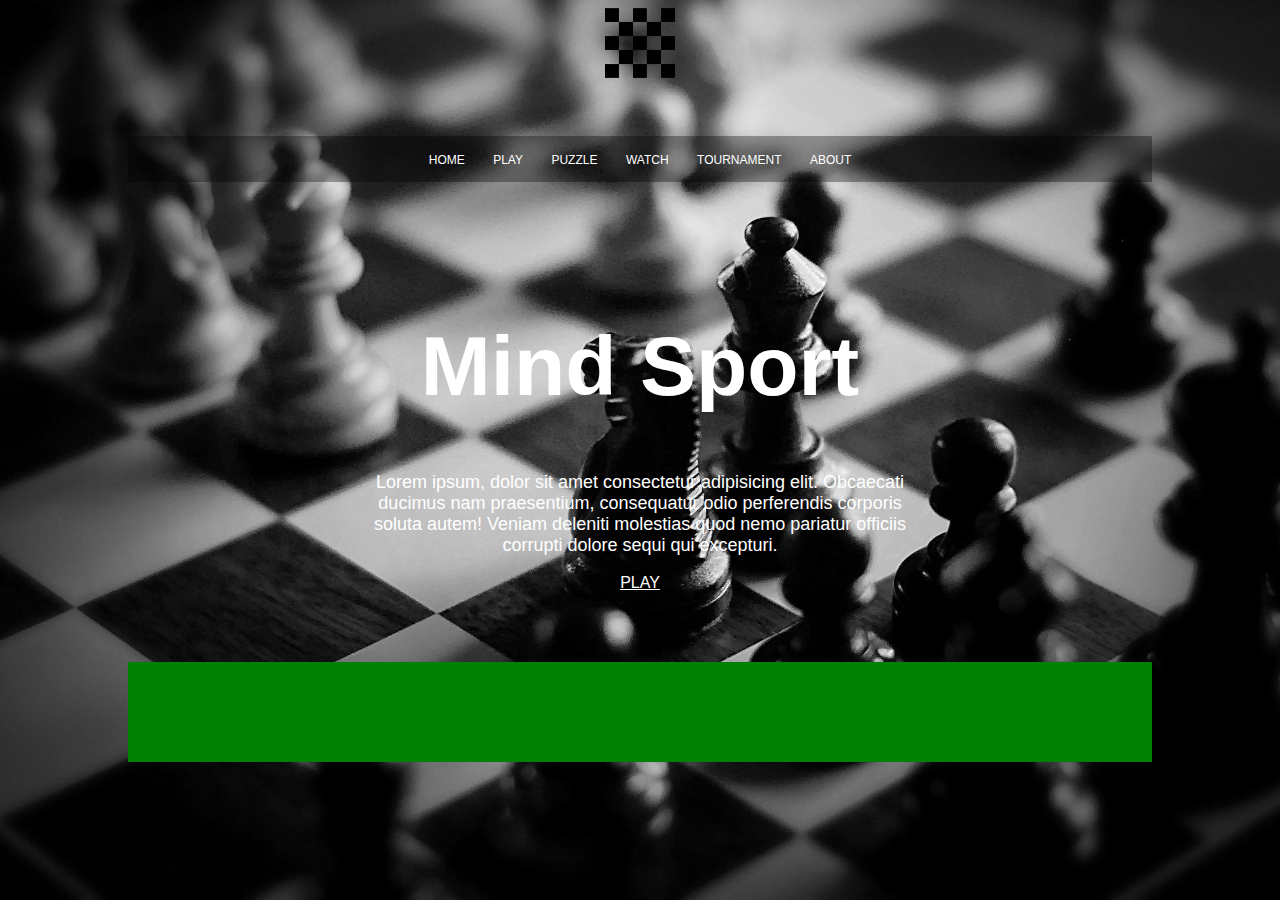
<file: index.html>
<!DOCTYPE html>
<html lang="en">
<head>
    <meta charset="UTF-8">
    <meta http-equiv="X-UA-Compatible" content="IE=edge">
    <meta name="viewport" content="width=device-width, initial-scale=1.0">
    <title>CHESS</title>
    <link rel="stylesheet" href="./index.style.css">
</head>
<body>
    <div class="container">
        <header>
            <img src="./transperacy.png" />
        </header>
        <nav>
            <a href="">HOME</a>
            <a href="#">PLAY</a>
            <a href="#">PUZZLE</a>
            <a href="#">WATCH</a>
            <a href="#">TOURNAMENT</a>
            <a href="#">ABOUT</a>
        </nav>
    
        <main>
            <h1>Mind Sport</h1>
            <p>Lorem ipsum, dolor sit amet consectetur adipisicing elit. Obcaecati ducimus nam praesentium, consequatur odio perferendis corporis soluta autem! Veniam deleniti molestias quod nemo pariatur officiis corrupti dolore sequi qui excepturi.</p>
            <a href="#" target="_blank">PLAY</a>
        </main>
        <footer>
    
        </footer>
    </div>
</body>
</html>
</file>
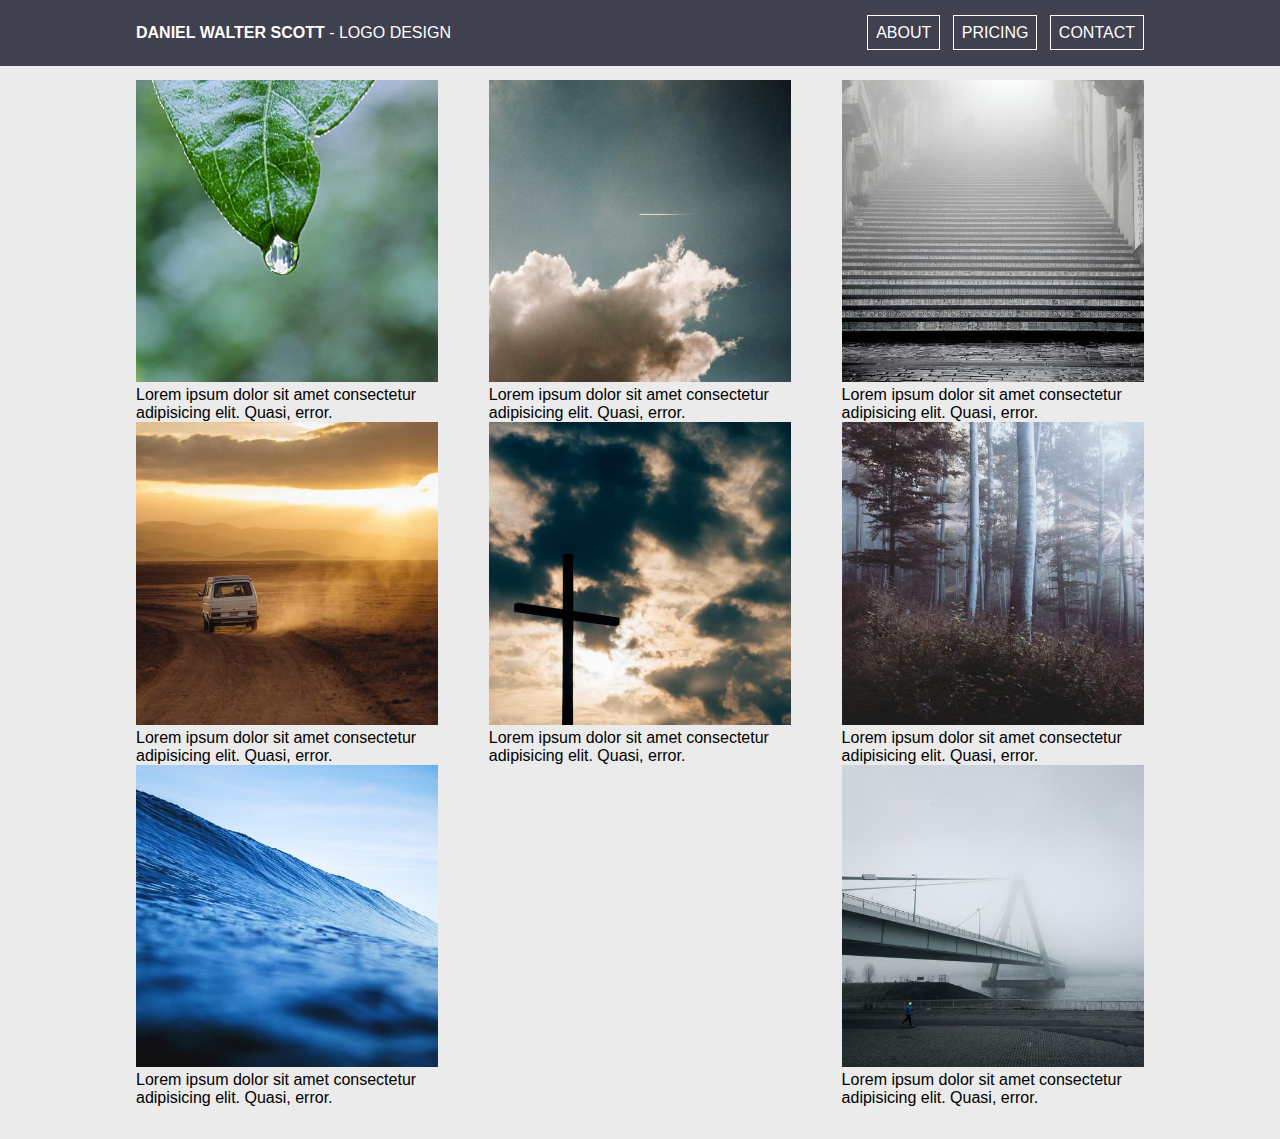
<file: Project 3/index.html>
<!DOCTYPE html>
<html lang="en">

<head>
    <meta charset="UTF-8">
    <meta http-equiv="X-UA-Compatible" content="IE=edge">
    <meta name="viewport" content="width=device-width, initial-scale=1.0">
    <title>Portfolio Website</title>
    <link rel="stylesheet" href="./style.css">
</head>

<body>
    <header>
        <div class="container">
            <div class="nav-wrapper">
                <div class="branding">
                    <span>
                        <span class="bold-brand">DANIEL WALTER SCOTT</span>
                        - LOGO DESIGN
                    </span>
                    <button class="menu-btn" id="mBtn">
                        <img src="./bars-solid.svg" height="24" width="24" alt="Menu" />
                    </button>
                </div>
                <nav id="nav">
                    <a href="#" class="link">ABOUT</a>
                    <a href="#" class="link">PRICING</a>
                    <a href="#" class="link">CONTACT</a>
                </nav>
            </div>
        </div>
    </header>
    <main>
        <div class="container">
            <div class="box-wrapper">
                <div class="box"><img src="./img/159-500x500.jpg" alt="img 404" />
                    <p>Lorem ipsum dolor sit amet consectetur adipisicing elit. Quasi, error.</p>
                </div>
                <div class="box"><img src="./img/38-500x500.jpg" alt="img 404" />
                    <p>Lorem ipsum dolor sit amet consectetur adipisicing elit. Quasi, error.</p>
                </div>
                <div class="box"><img src="./img/276-500x500.jpg" alt="img 404" />
                    <p>Lorem ipsum dolor sit amet consectetur adipisicing elit. Quasi, error.</p>
                </div>
                <div class="box"><img src="./img/551-500x500.jpg" alt="img 404" />
                    <p>Lorem ipsum dolor sit amet consectetur adipisicing elit. Quasi, error.</p>
                </div>
                <div class="box"><img src="./img/793-500x500.jpg" alt="img 404" />
                    <p>Lorem ipsum dolor sit amet consectetur adipisicing elit. Quasi, error.</p>
                </div>
                <div class="box"><img src="./img/877-500x500.jpg" alt="img 404" />
                    <p>Lorem ipsum dolor sit amet consectetur adipisicing elit. Quasi, error.</p>
                </div>
                <div class="box"><img src="./img/909-500x500.jpg" alt="img 404" />
                    <p>Lorem ipsum dolor sit amet consectetur adipisicing elit. Quasi, error.</p>
                </div>
                <div class="box"><img src="./img/965-500x500.jpg" alt="img 404" />
                    <p>Lorem ipsum dolor sit amet consectetur adipisicing elit. Quasi, error.</p>
                </div>
            </div>
        </div>
    </main>
</body>
<script src="https://code.jquery.com/jquery-3.6.0.min.js"
    integrity="sha256-/xUj+3OJU5yExlq6GSYGSHk7tPXikynS7ogEvDej/m4=" crossorigin="anonymous"></script>
<script>
    $('document').ready(() => {
        $('#mBtn').click(() => {
            $('#nav').slideToggle(200);
        })
    });
</script>
</html>
</file>
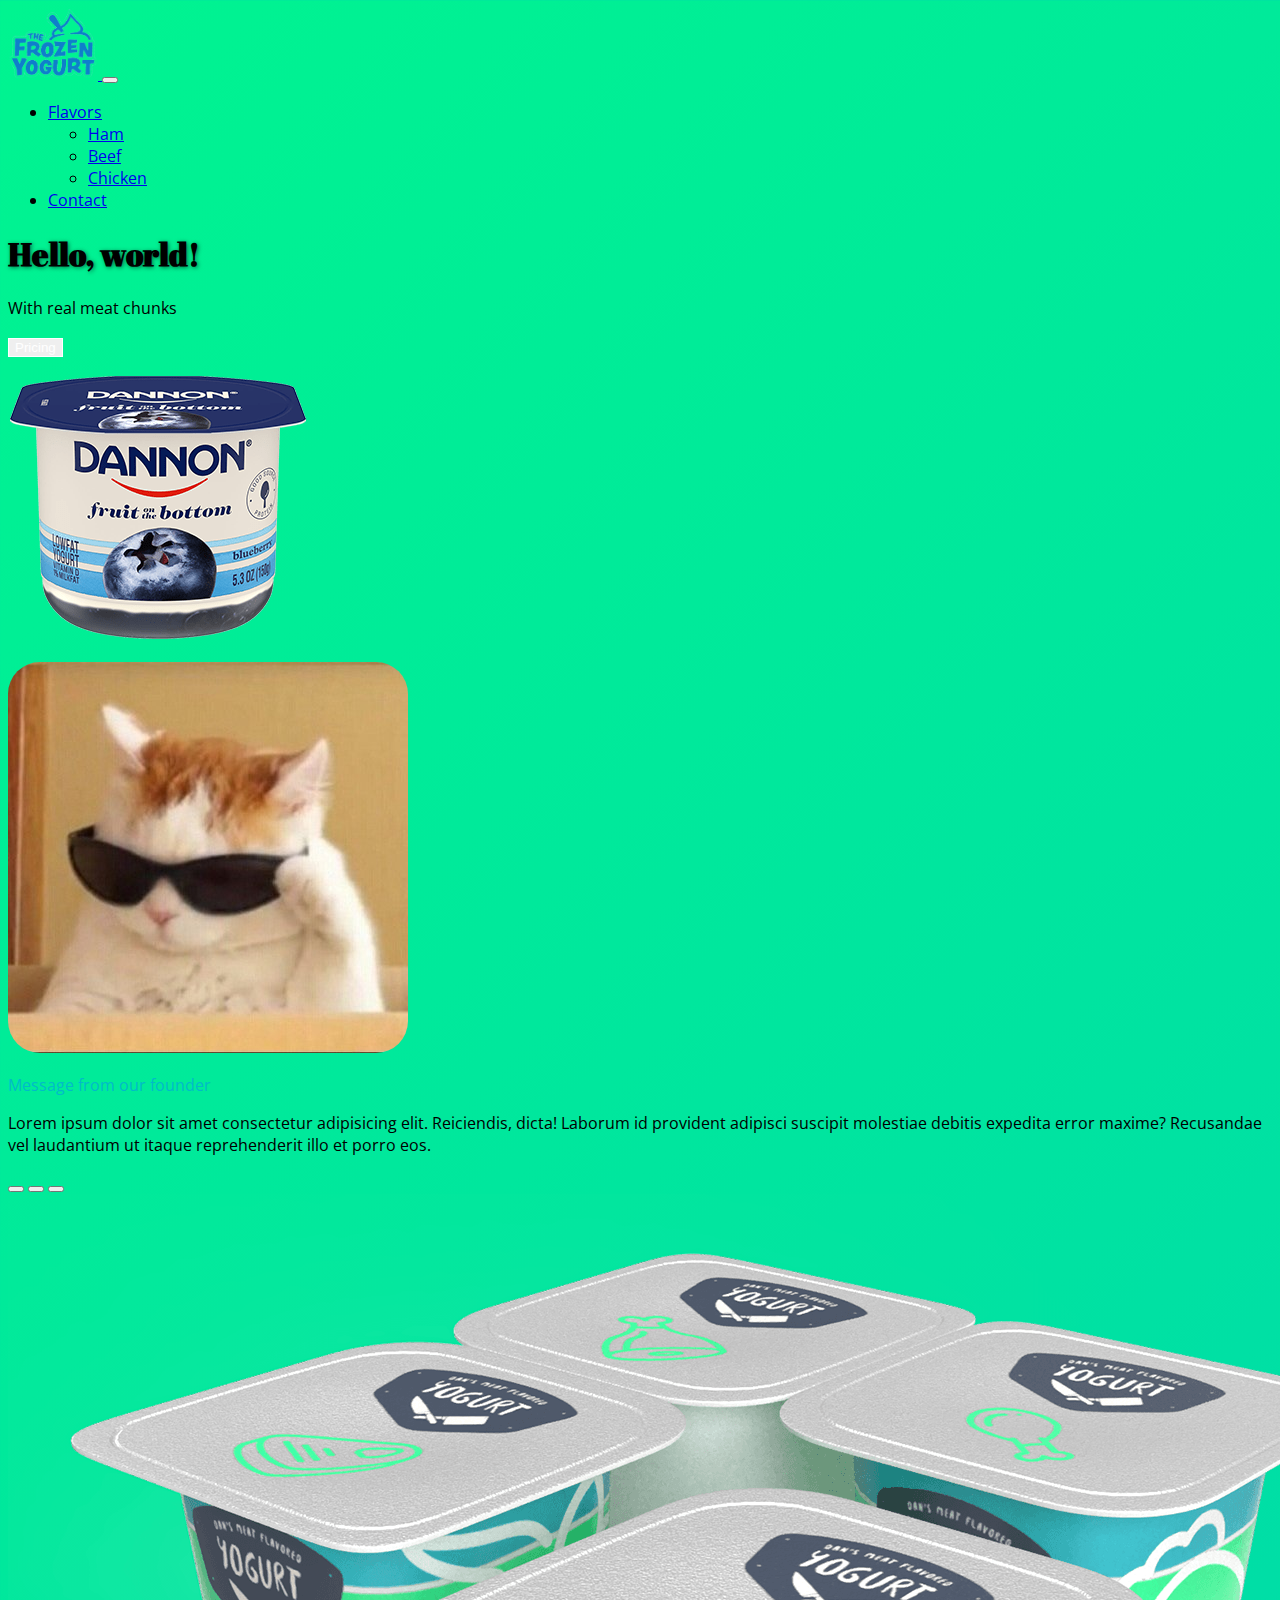
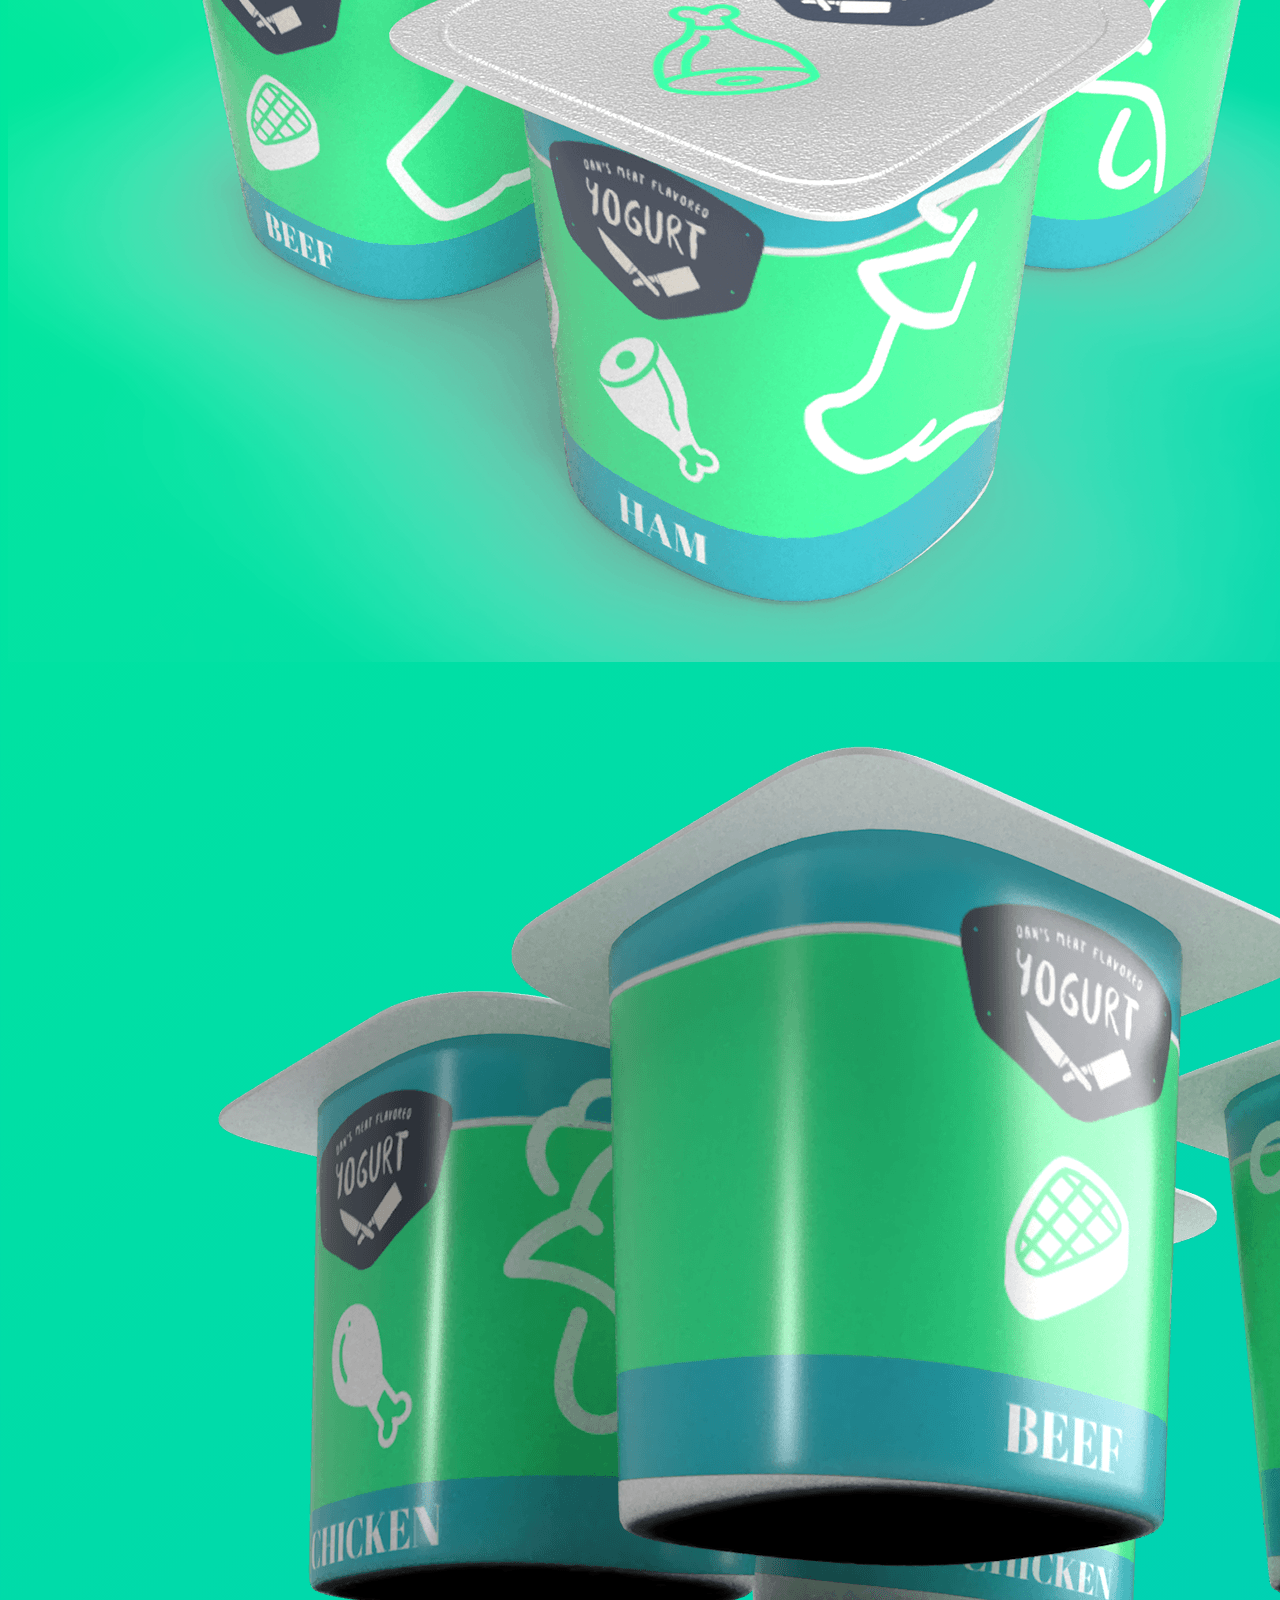
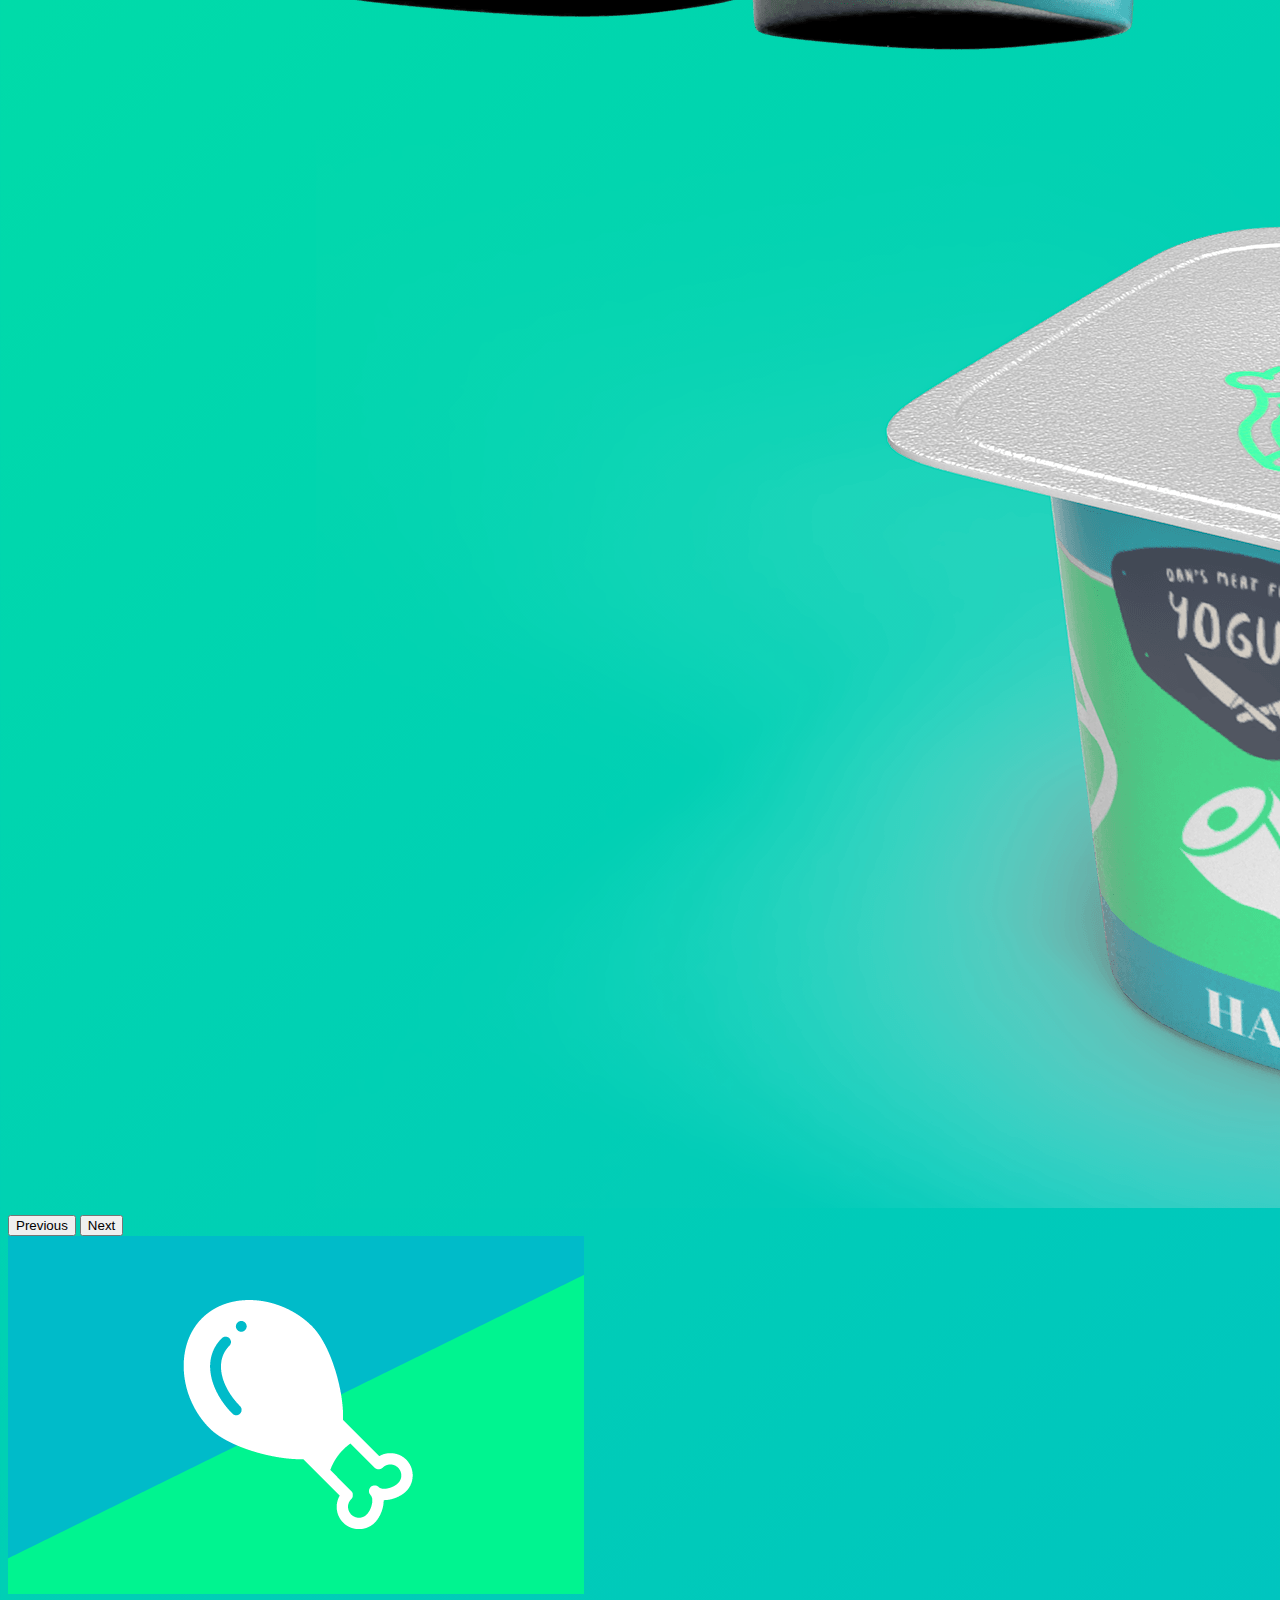
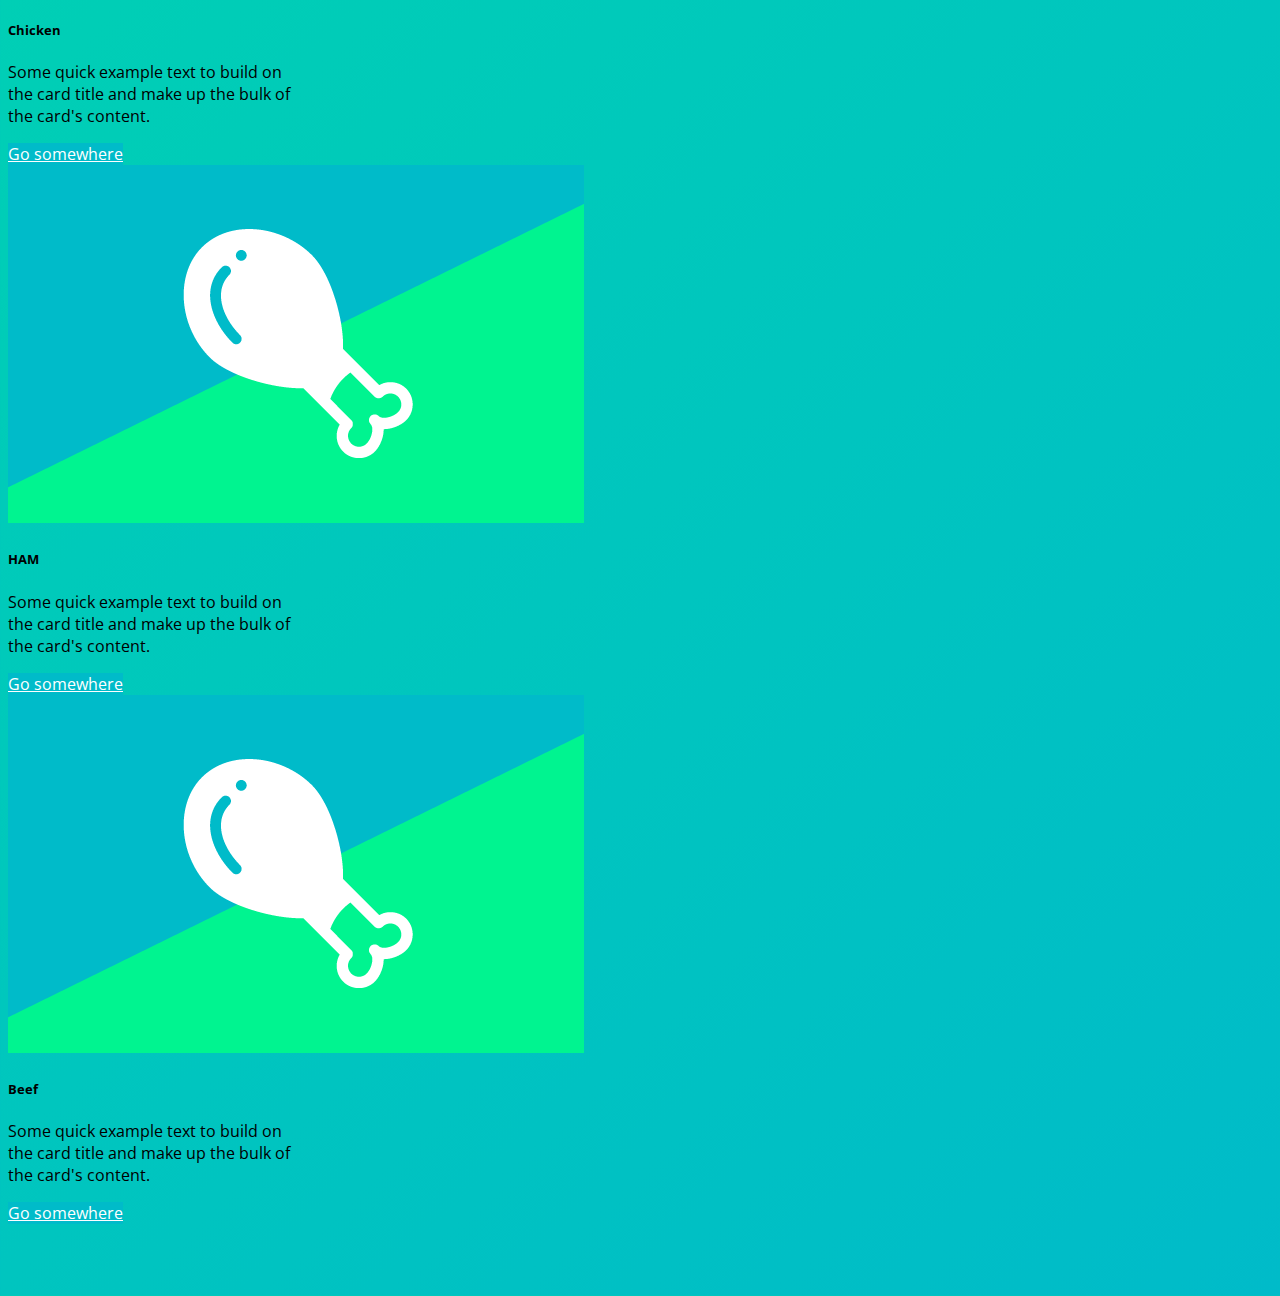
<file: Project 4/index.html>
<!DOCTYPE html>
<html lang="en">

<head>
    <meta charset="UTF-8">
    <meta http-equiv="X-UA-Compatible" content="IE=edge">
    <meta name="viewport" content="width=device-width, initial-scale=1.0">
    <title>Bootstrap Tutorial</title>
    <link href="https://cdn.jsdelivr.net/npm/bootstrap@5.0.2/dist/css/bootstrap.min.css" rel="stylesheet"
        integrity="sha384-EVSTQN3/azprG1Anm3QDgpJLIm9Nao0Yz1ztcQTwFspd3yD65VohhpuuCOmLASjC" crossorigin="anonymous">
    <link rel="stylesheet" href="./style.css">
</head>

<body>
    <div class="container">
        <nav class="navbar sticky-top navbar-expand-lg navbar-light">
            <div class="container-fluid">
                <a class="navbar-brand" href="#">
                    <img src="./logo.png" alt="" width="90" height="72" class="d-inline-block align-text-top">
                </a>
                <button class="navbar-toggler text-white" type="button" data-bs-toggle="collapse"
                    data-bs-target="#navbarSupportedContent" aria-controls="navbarSupportedContent"
                    aria-expanded="false" aria-label="Toggle navigation">
                    <span class="navbar-toggler-icon text-white"></span>
                </button>
                <div class="collapse navbar-collapse" id="navbarSupportedContent">
                    <ul class="navbar-nav ms-auto mb-2 mb-lg-0">
                        <li class="nav-item dropdown border rounded border-white my-1 px-2">
                            <a class="nav-link dropdown-toggle text-white" href="#" id="navbarDropdown" role="button"
                                data-bs-toggle="dropdown" aria-expanded="false">
                                Flavors
                            </a>
                            <ul class="dropdown-menu" aria-labelledby="navbarDropdown">
                                <li><a class="dropdown-item text-success" href="#">Ham</a></li>
                                <li><a class="dropdown-item text-success" href="#">Beef</a></li>
                                <li><a class="dropdown-item text-success" href="#">Chicken</a></li>
                            </ul>
                        </li>
                        <li class="nav-item border rounded border-white ms-0 my-1 px-2 ms-md-2">
                            <a class="nav-link text-white" href="#" tabindex="-1" aria-disabled="true">Contact</a>
                        </li>
                    </ul>
                </div>
            </div>
        </nav>
        <div class="container-fluid mt-4">
            <div class="row">
                <div class="col-12 col-md-8 text-center text-md-start">
                    <h1 class="display-1 text-shadow text-white">
                        Hello, world!
                    </h1>
                    <p class="h4 text-white">With real meat chunks</p>
                    <button class="btn btn-lg btn-outline-white mt-4">Pricing</button>
                </div>
                <div class="col-12 col-md-4 text-center mt-2 mt-md-0">
                    <img class="img-fluid" src="./all-natural-yogurt.png" alt="Yummy Yo" />
                </div>
            </div>
        </div>
        <div class="container-fluid mt-4">
            <div class="row">
                <div class="col-12 col-md-4 text-center rounded-start round-border mt-2">
                    <img class="img-fluid rounded-end round-border" src="./founder.jpg" alt="Profile" />
                </div>
                <div
                    class="col-12 col-md-8 rounded-start border border-dark round-border text-center text-md-start mt-2 bg-white p-4">
                    <p class="h2 text-green">
                        Message from our founder
                    </p>
                    <p>Lorem ipsum dolor sit amet consectetur adipisicing elit. Reiciendis, dicta! Laborum id provident
                        adipisci suscipit molestiae debitis expedita error maxime? Recusandae vel laudantium ut itaque
                        reprehenderit illo et porro eos.</p>
                </div>
            </div>
        </div>
        <div class="container-fluid mt-4">
            <div id="carouselExampleIndicators" class="carousel slide" data-bs-ride="carousel">
                <div class="carousel-indicators">
                    <button type="button" data-bs-target="#carouselExampleIndicators" data-bs-slide-to="0"
                        class="active" aria-current="true" aria-label="Slide 1"></button>
                    <button type="button" data-bs-target="#carouselExampleIndicators" data-bs-slide-to="1"
                        aria-label="Slide 2"></button>
                    <button type="button" data-bs-target="#carouselExampleIndicators" data-bs-slide-to="2"
                        aria-label="Slide 3"></button>
                </div>
                <div class="carousel-inner">
                    <div class="carousel-item active">
                        <img src="./images/yogurt-1.png" class="d-block w-100" alt="yogurt-1">
                    </div>
                    <div class="carousel-item">
                        <img src="./images/yogurt-2.png" class="d-block w-100" alt="yogurt-2">
                    </div>
                    <div class="carousel-item">
                        <img src="./images/yogurt-3.png" class="d-block w-100" alt="yogurt-3">
                    </div>
                </div>
                <button class="carousel-control-prev" type="button" data-bs-target="#carouselExampleIndicators"
                    data-bs-slide="prev">
                    <span class="carousel-control-prev-icon" aria-hidden="true"></span>
                    <span class="visually-hidden">Previous</span>
                </button>
                <button class="carousel-control-next" type="button" data-bs-target="#carouselExampleIndicators"
                    data-bs-slide="next">
                    <span class="carousel-control-next-icon" aria-hidden="true"></span>
                    <span class="visually-hidden">Next</span>
                </button>
            </div>
        </div>
        <div class="container-fluid mt-4">
            <div class="row row-cols-1 row-cols-md-3 g-4">
                <div class="col">
                    <div class="card shadow" style="width: 18rem;">
                        <img src="./images/product1.png" class="card-img-top" alt="product1">
                        <div class="card-body">
                            <h5 class="card-title">Chicken</h5>
                            <p class="card-text">Some quick example text to build on the card title and make up the bulk of
                                the card's content.</p>
                            <a href="#" class="stretched-link btn my-btn">Go somewhere</a>
                        </div>
                    </div>
                </div>
                <div class="col">
                    <div class="card shadow" style="width: 18rem;">
                        <img src="./images/product1.png" class="card-img-top" alt="product2">
                        <div class="card-body">
                            <h5 class="card-title">HAM</h5>
                            <p class="card-text">Some quick example text to build on the card title and make up the bulk of
                                the card's content.</p>
                            <a href="#" class="stretched-link btn my-btn">Go somewhere</a>
                        </div>
                    </div>
                </div>
                <div class="col">
                    <div class="card shadow" style="width: 18rem;">
                        <img src="./images/product1.png" class="card-img-top" alt="product3">
                        <div class="card-body">
                            <h5 class="card-title">Beef</h5>
                            <p class="card-text">Some quick example text to build on the card title and make up the bulk of
                                the card's content.</p>
                            <a href="#" class="stretched-link btn my-btn">Go somewhere</a>
                        </div>
                    </div>
                </div>
            </div>
        </div>
    </div>
    <div style="height: 4rem;"></div>
</body>
<script src="https://cdn.jsdelivr.net/npm/bootstrap@5.0.2/dist/js/bootstrap.bundle.min.js"
    integrity="sha384-MrcW6ZMFYlzcLA8Nl+NtUVF0sA7MsXsP1UyJoMp4YLEuNSfAP+JcXn/tWtIaxVXM" crossorigin="anonymous">
</script>

</html>
</file>
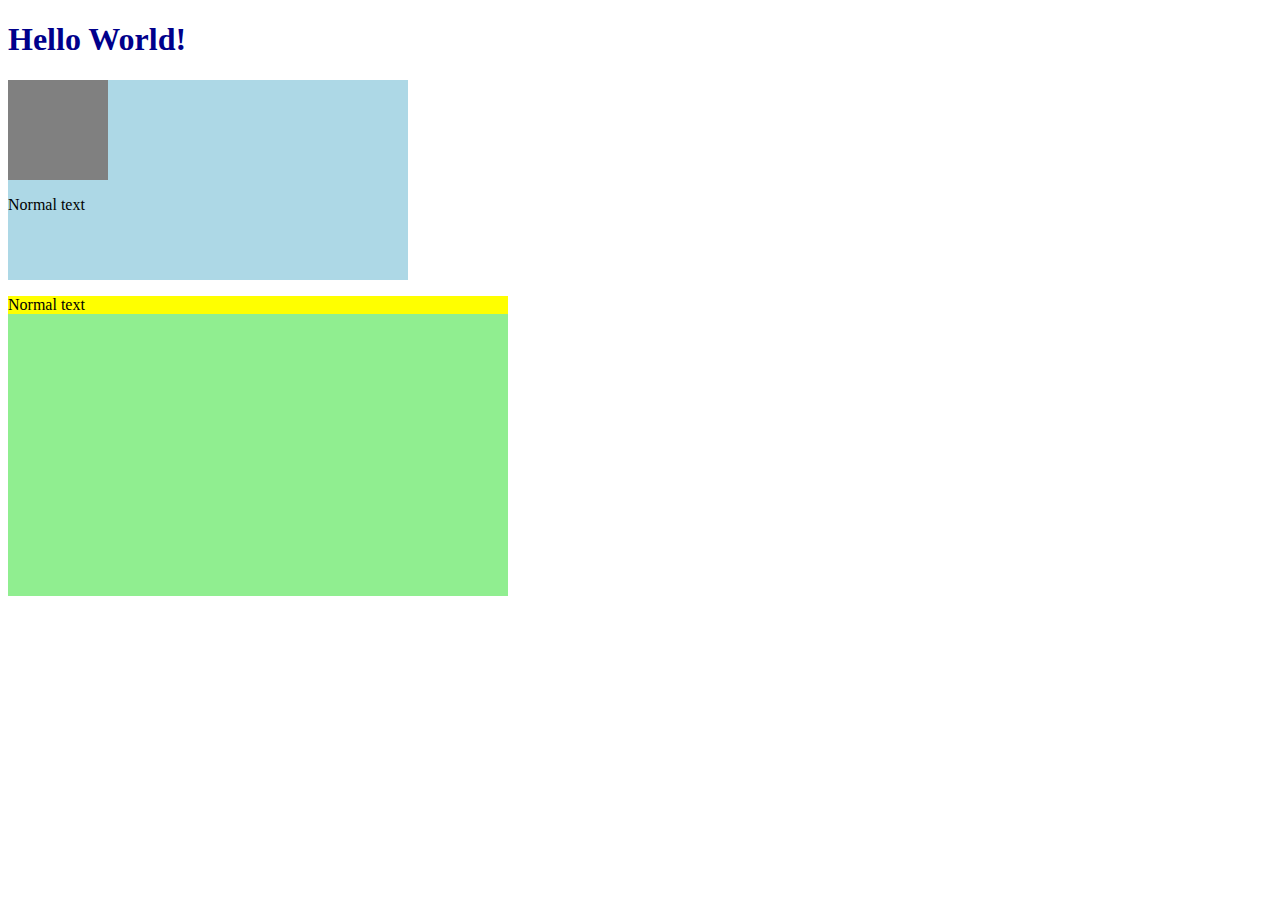
<file: basic.html>
<!DOCTYPE html>
<html lang="en">
<head>
    <meta charset="UTF-8">
    <meta http-equiv="X-UA-Compatible" content="IE=edge">
    <meta name="viewport" content="width=device-width, initial-scale=1.0">
    <title>Awesome title</title>
    <meta name="description" content="This you get to put what you want.">
    <link rel="stylesheet" href="./style.css">
</head>
<body>
    <h1>Hello World!</h1>
    <div class="box1">
        <div class="box3">

        </div>
        <p>Normal text</p>
    </div>
    <div class="box2">
        <p class="hg-text">Normal text</p>
    </div>
</body>
</html>
</file>
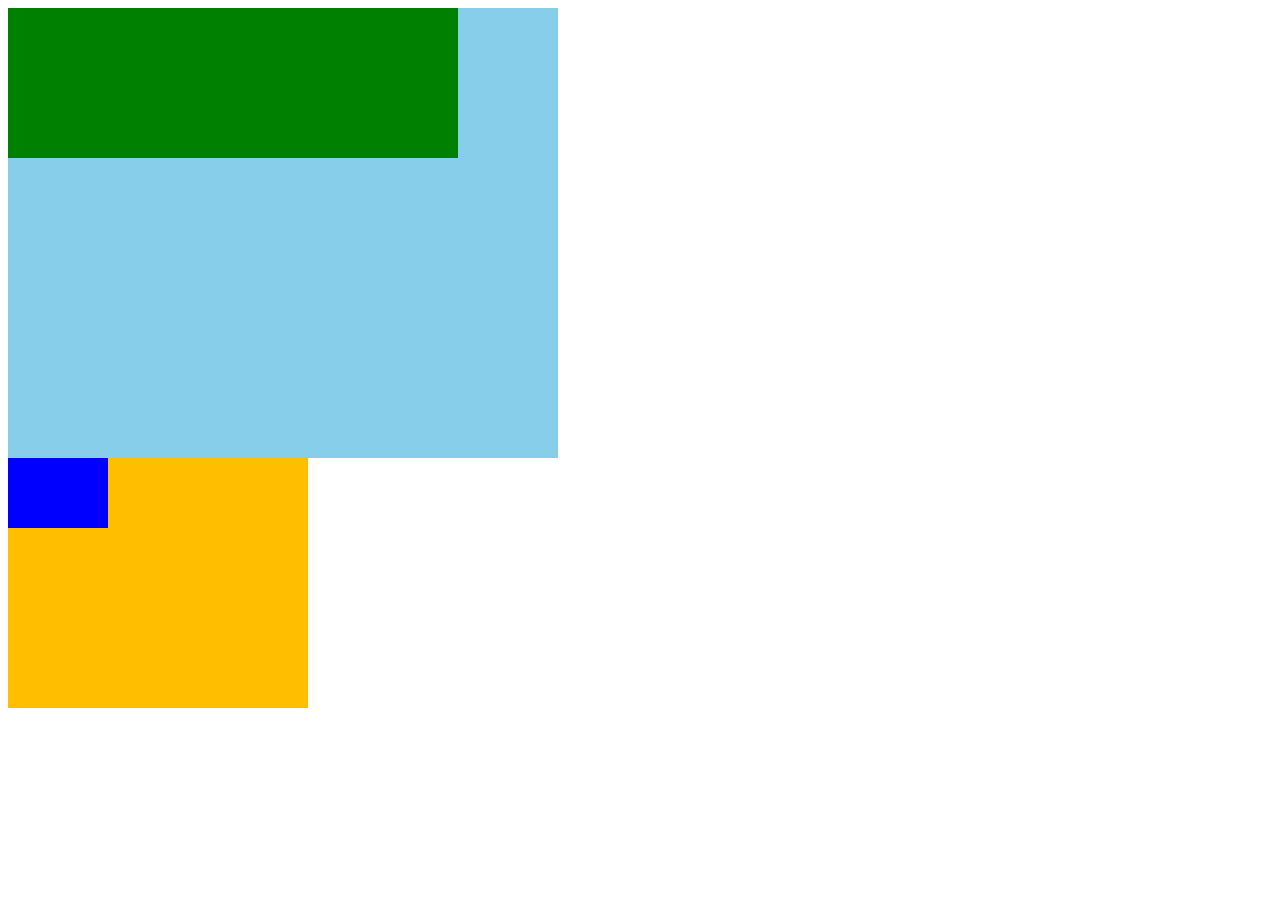
<file: homework1.html>
<!DOCTYPE html>
<html lang="en">
<head>
    <meta charset="UTF-8">
    <meta http-equiv="X-UA-Compatible" content="IE=edge">
    <meta name="viewport" content="width=device-width, initial-scale=1.0">
    <title>Homework1</title>
</head>
<style>
    .skybox {
        background-color: skyblue;
        width: 550px;
        height: 450px;
    }
    .greebox {
        background-color: green;
        width: 450px;
        height: 150px;
    }
    .amberbox {
        background-color: #FFBF00;
        width: 300px;
        height: 250px;
    }
    .bluebox {
        background-color: blue;
        width: 100px;
        height: 70px;
    }
</style>
<body>
    <div class="skybox">
        <div class="greebox"></div>
    </div>
    <div class="amberbox">
        <div class="bluebox"></div>
    </div>
</body>
</html>
</file>
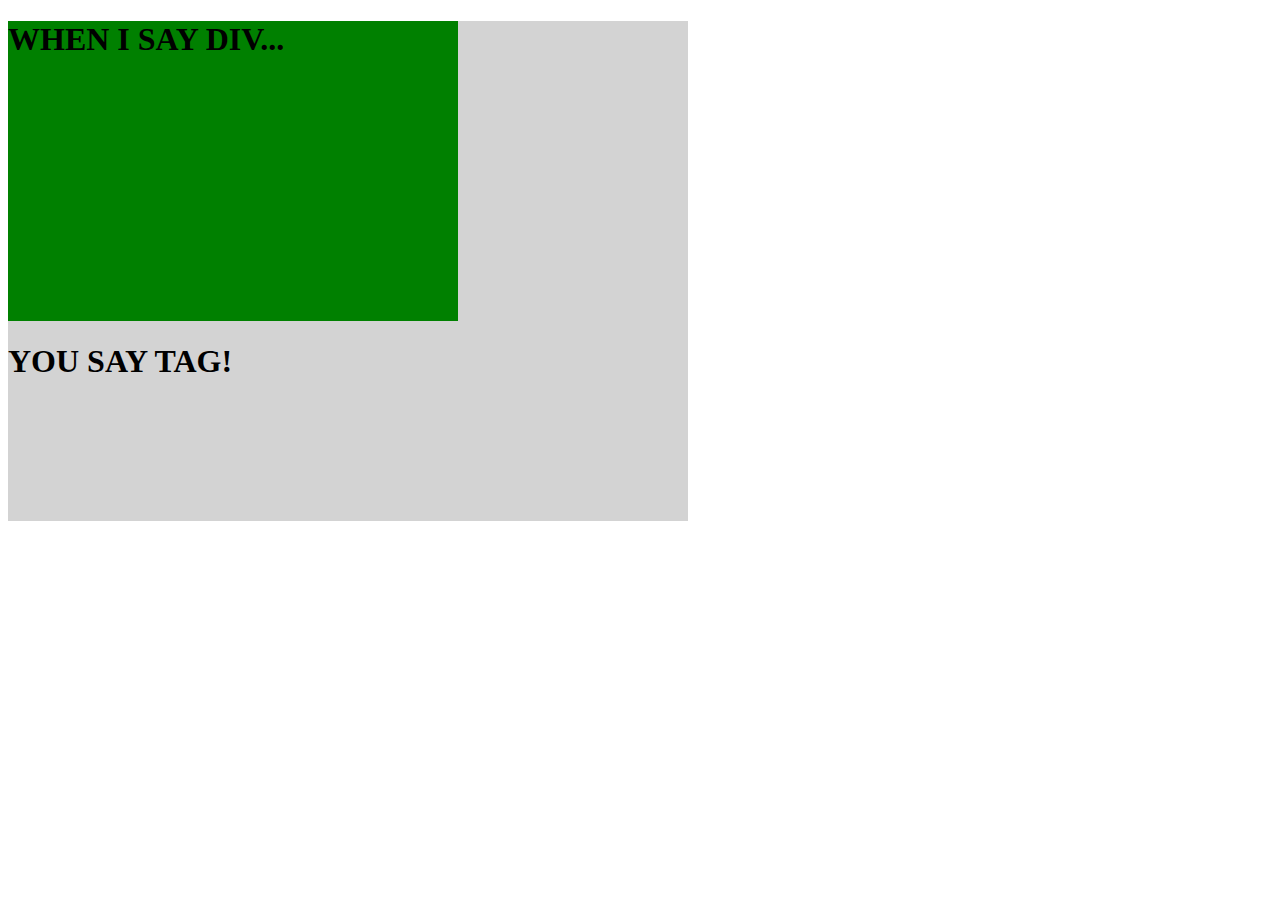
<file: homework2.html>
<!DOCTYPE html>
<html lang="en">
<head>
    <meta charset="UTF-8">
    <meta http-equiv="X-UA-Compatible" content="IE=edge">
    <meta name="viewport" content="width=device-width, initial-scale=1.0">
    <title>Homework2</title>
</head>
<style>
    .greybox {
        background-color: lightgrey;
        width: 680px;
        height: 500px;
    }
    .yellowbox {
        background-color: green;
        width: 450px;
        height: 300px;
    }
</style>
<body>
    <div class="greybox">
        <div class="yellowbox">
            <h1>WHEN I SAY DIV...</h1>
        </div>
        <h1>YOU SAY TAG!</h1>

    </div>
</body>
</html>
</file>
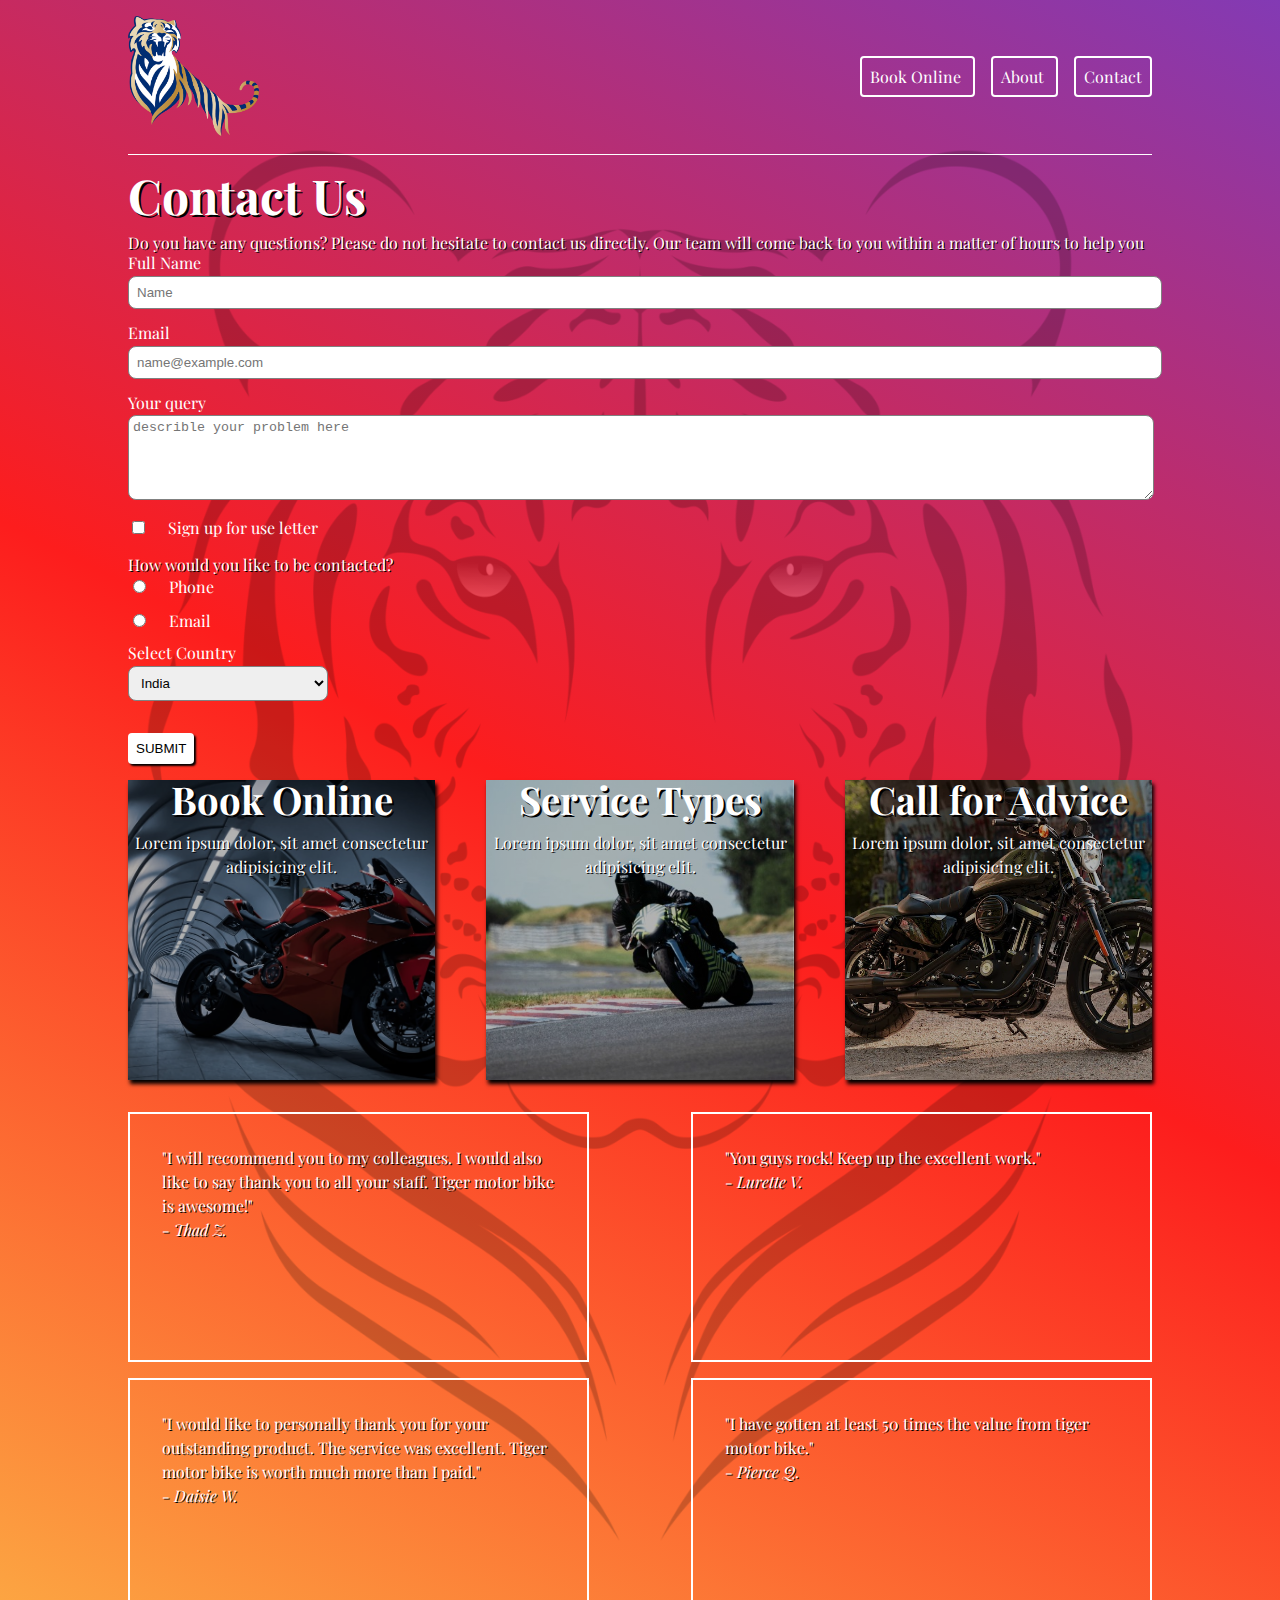
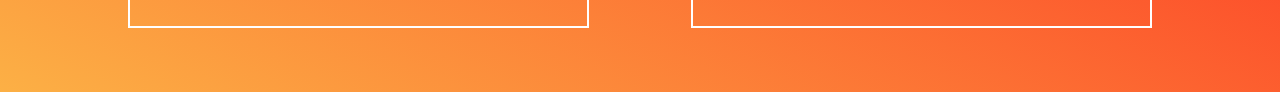
<file: Project 2/contactus.html>
<!DOCTYPE html>
<html lang="en">

<head>
    <meta charset="UTF-8">
    <meta http-equiv="X-UA-Compatible" content="IE=edge">
    <meta name="viewport" content="width=device-width, initial-scale=1.0">
    <title>Roar Bike Shop - Ultimate Bike Service</title>
    <meta name="description" content="Amazing bike service at the right prize, quality assurance & 10K customers">
    <link rel="stylesheet" href="./reset.css">
    <link rel="stylesheet" href="./style.css">
    <link rel="stylesheet" href="https://cdnjs.cloudflare.com/ajax/libs/font-awesome/6.1.1/css/all.min.css"
        integrity="sha512-KfkfwYDsLkIlwQp6LFnl8zNdLGxu9YAA1QvwINks4PhcElQSvqcyVLLD9aMhXd13uQjoXtEKNosOWaZqXgel0g=="
        crossorigin="anonymous" referrerpolicy="no-referrer" />
</head>

<body>
    <div class="container">
        <header>
            <div>
                <img class="logo" src="./tiger.png" alt="logo" />
            </div>
            <div>
                <div class="nav-link">
                    <a href="" class="links">Book Online</a>
                    <div class="dropdown">
                        <div class="nav-link">
                            <a href="" class="links">Onsite Service</a>
                        </div>
                        <div class="nav-link">
                            <a href="" class="links">Parts Delivery</a>
                        </div>
                        <div class="nav-link">
                            <a href="" class="links">Request Callback</a>
                        </div>
                    </div>
                </div>
                <div class="nav-link">
                    <a href="" class="links">About</a>
                </div>
                <div class="nav-link">
                    <a href="" class="links">Contact</a>
                </div>
            </div>
        </header>
        <main>
            <div>
                <h1>Contact Us</h1>
                <p>Do you have any questions? Please do not hesitate to contact us directly. Our team will come back to you within a matter of hours to help you</p>
                <form>
                    <div class="input-wrapper">
                        <label>Full Name</label>
                        <input type="text" placeholder="Name">
                    </div>
                    <div class="input-wrapper">
                        <label>Email</label>
                        <input type="email" placeholder="name@example.com">
                    </div>
                    <div class="input-wrapper">
                        <label>Your query</label>
                        <textarea placeholder="describle your problem here" rows="5"></textarea>
                    </div>
                    <div class="input-wrapper chk-wrapper">
                        <input type="checkbox" id="chk">
                        <label for="chk">Sign up for use letter</label> 
                    </div>
                    <p>How would you like to be contacted?</p>
                    <div class="input-wrapper chk-wrapper">
                        <input type="radio" id="phn" name="contact" value="p">
                        <label for="phn">Phone</label>
                    </div>
                    <div class="input-wrapper chk-wrapper">
                        <input type="radio" id="eml" name="contact" value="e">
                        <label for="eml">Email</label>
                    </div>
                    <div class="input-wrapper">
                        <label>Select Country</label>
                        <select>
                            <option>India</option>
                            <option>USA</option>
                        </select>
                    </div>
                    <button class="book-online">SUBMIT</button>
                </form>
            </div>
        </main>
        <div class="cards">
            <div class="card1">
                <a href="#">
                    <i class="fa-solid fa-motorcycle"></i>
                    <h2>Book Online</h2>
                    <p>Lorem ipsum dolor, sit amet consectetur adipisicing elit.</p>
                </a>
            </div>
            <div class="card2">
                <a href="#">
                    <i class="fa-solid fa-gear"></i>
                    <h2>Service Types</h2>
                    <p>Lorem ipsum dolor, sit amet consectetur adipisicing elit.</p>
                </a>
            </div>
            <div class="card3">
                <a href="#">
                    <i class="fa-solid fa-phone"></i>
                    <h2>Call for Advice</h2>
                    <p>Lorem ipsum dolor, sit amet consectetur adipisicing elit.</p>
                </a>
            </div>
        </div>
        <div class="testimonial">
            <div class="tbox">
                <p>"I will recommend you to my colleagues. I would also like to say thank you to all your staff. Tiger motor bike is awesome!"</p>
                <p>- Thad Z.</p>
            </div>
            <div class="tbox">
                <p>"You guys rock! Keep up the excellent work."</p>
                <p>- Lurette V.</p>
            </div>
            <div class="tbox">
                <p>"I would like to personally thank you for your outstanding product. The service was excellent. Tiger motor bike is worth much more than I paid."</p>
                <p>- Daisie W.</p>
            </div>
            <div class="tbox">
                <p>"I have gotten at least 50 times the value from tiger motor bike."</p>
                <p>- Pierce Q.</p>
            </div>
        </div>
    </div>
</body>

</html>
</file>
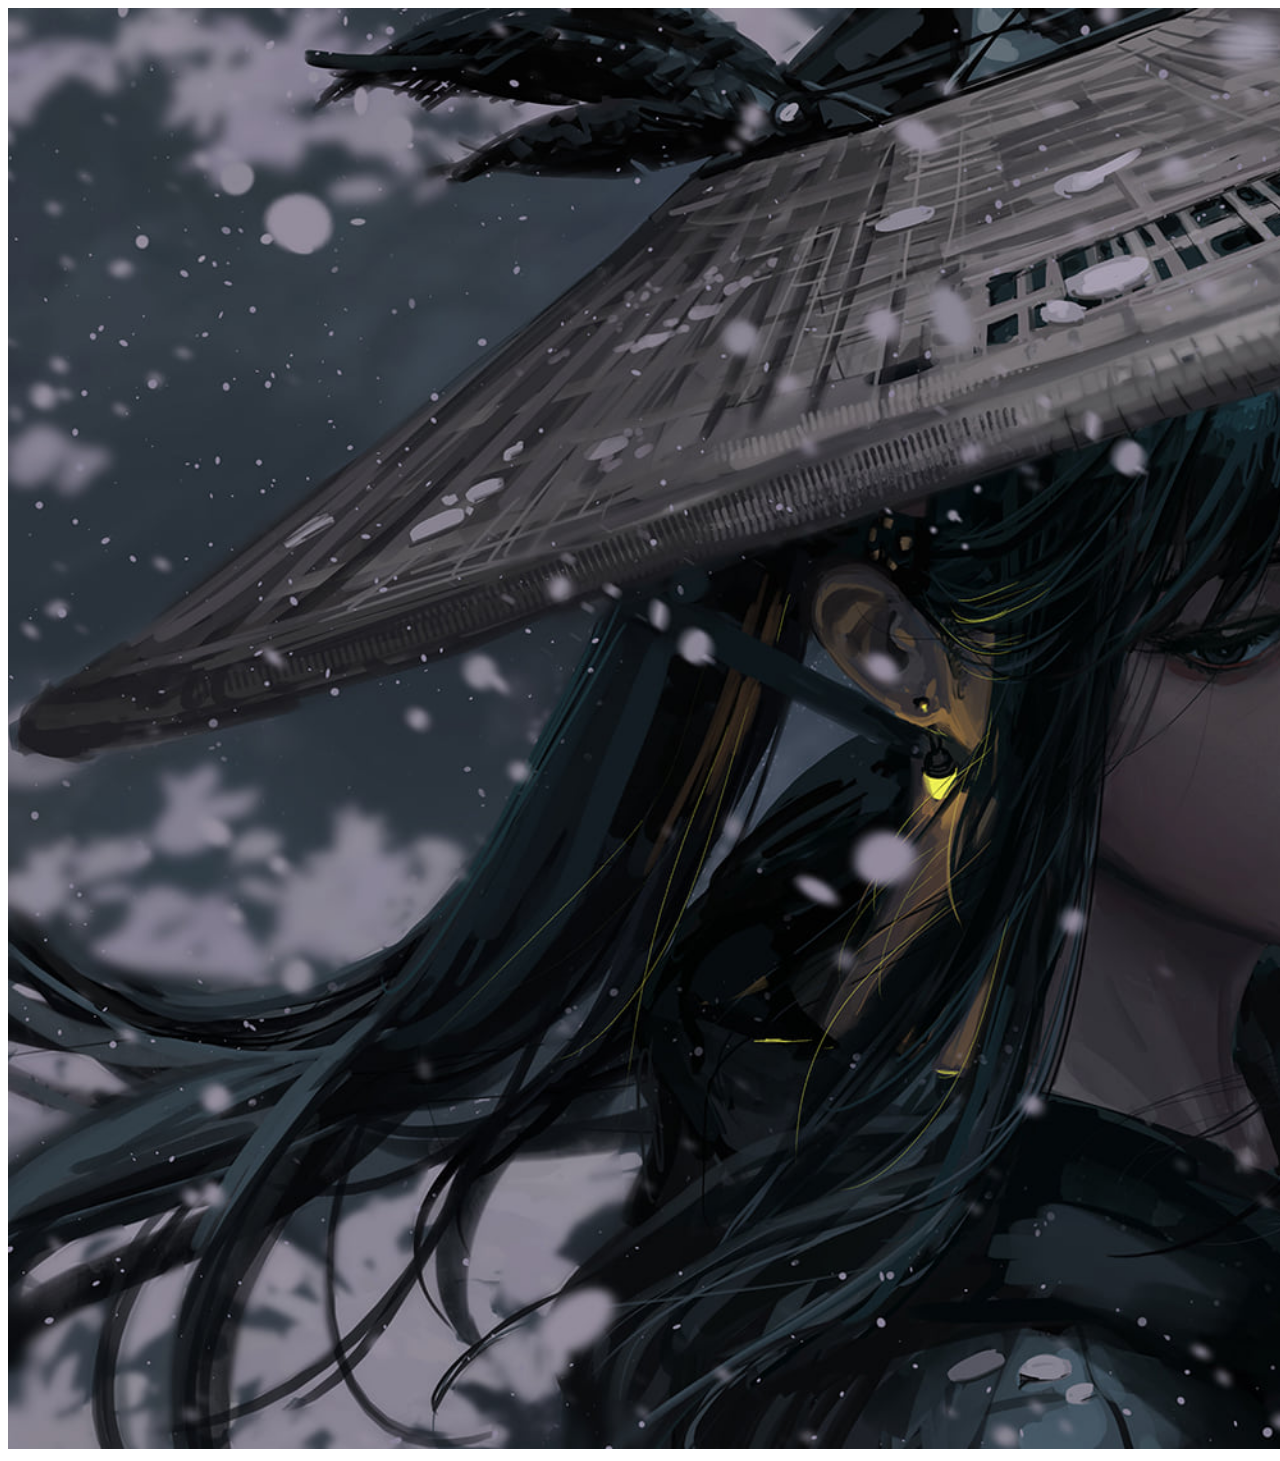
<file: Project 3/srcset.html>
<!DOCTYPE html>
<html lang="en">
<head>
    <meta charset="UTF-8">
    <meta http-equiv="X-UA-Compatible" content="IE=edge">
    <meta name="viewport" content="width=device-width, initial-scale=1.0">
    <title>Document</title>
</head>
<body>
    <img 
        src="./testimg.jpg" 
        srcset="./testimg@0.3.jpg 400w, ./testimg@0.5.jpg 700w, ./testimg.jpg 1000w" 
        alt="no image">
</body>
</html>
</file>
<file: index.style.css>
html {
    height: 100%;
}
body {
    background-color: rgb(8, 27, 23);
    background-image: url(/bg2.jpg);
    background-size: cover;
    background-repeat: no-repeat;
    background-position: center;
}

.container {
    width: 1024px;
    margin: auto;
}

header {
    /* background-color: blue; */
    height: 128px;
    text-align: center;
}

img {
    height: 70px;
    width: auto;
}

nav {
    background-color: rgba(0, 0, 0, 0.33);
    text-align: center;
    padding-top: 14px;
    font-family: Arial, Helvetica, sans-serif;
    padding-bottom: 14px;
}

nav a {
    text-decoration: none;
    font-size: 12px;
    padding-left: 12px;
    padding-right: 12px;
}

main {
    /* background-color: orange; */
    font-family: Arial, Helvetica, sans-serif;
    text-align: center;
    height: 400px;
    padding-top: 80px;
    padding-left: 240px;
    padding-right: 240px;
}

footer {
    background-color: green;
    height: 100px;
}

h1 {
    font-size: 84px;
    color: white;
}

p {
    font-size: 18px;
    color: white;
}

a {
    color: white;
}
</file>
<file: Project 3/style.css>
* {
    padding: 0;
    margin: 0;
    box-sizing: border-box;
    font-family: Verdana, Geneva, Tahoma, sans-serif;
}

body {
    background-color: #EBEBEB;
    padding-bottom: 2rem;
}

header {
    padding: 1.5rem 0;
    background-color: #40404F;
    color: white;
    position: fixed;
    width: 100%;
    top: 0;
    left: 0;
}

main {
    padding-top: 5rem;
}

.container {
    max-width: 1024px;
    padding: 0 0.5rem;
    margin: 0 auto;
}

.bold-brand {
    font-weight: bold;
}

.nav-wrapper {
    display: flex;
    justify-content: space-between;
}

nav {
    display: inline;
}

.link {
    color: white;
    border: 1px solid white;
    padding: 0.5rem;
    text-decoration: none;
    margin-left: 0.5rem;
}

.box-wrapper {
    display: flex;
    flex-wrap: wrap;
    width: 100%;
    justify-content: space-between;
}

.box {
    width: 30%;
}

.box img {
    width: 100%;
    height: auto;
}

.branding {
    display: flex;
    justify-content: space-between;
    align-items: center;
}

.menu-btn {
    display: none;
    background: white;
    color: white;
    border: 1px solid white;
    padding: 0.2rem;
    border-radius: 0.2rem;
}

@media (max-width: 768px) {
    .container {
        width: 90%;
    }

    .nav-wrapper {
        flex-direction: column;
        font-size: 0.8rem;
        text-align: center;
    }

    nav {
        display: none;
        margin-top: 1rem;
    }

    .link {
        display: block;
        margin: 0.3rem 0;
    }

    main {
        padding-top: 6rem;
    }

    .box {
        width: 45%;
    }

    .menu-btn {
        display: inline;
    }
}


@media (max-width: 400px) {
    .container {
        width: 100%;
    }

    .box {
        width: 100%;
    }
}
</file>
<file: Project 4/style.css>
@import url('https://fonts.googleapis.com/css2?family=Abril+Fatface&family=Open+Sans:wght@300;700&display=swap');

body {
    font-family: 'Open Sans', sans-serif;
    background: rgb(0,244,144);
    background: linear-gradient(135deg, rgba(0,244,144,1) 0%, rgba(0,187,201,1) 100%);
}

.text-shadow {
    text-shadow: 1px 1px 4px rgba(0, 0, 0, 0.512);
}

h1, h2, h3 {
    font-family: 'Abril Fatface', cursive;
}

.btn-outline-white {
    color: white;
    border: 1px solid white;
}

.btn-outline-white:hover {
    color: white;
    background-color: rgba(255, 255, 255, 0.155);
}

.text-green {
    /* color: rgb(0,244,144); */
    color: rgb(0,187,201);
}

.round-border {
    border-radius: 2rem;
}

.my-btn {
    background-color: rgb(0,187,201);
    color: white;
    border: none;
}

.my-btn:hover {
    background-color: rgb(4, 158, 169);
    color: white;
}
</file>
<file: style.css>
h1 {
    color: darkblue;
    text-decoration: dotted;
}
.box1 {
    background-color: lightblue;
    height: 200px;
    width: 400px;
}
.box2 {
    background-color: lightgreen;
    height: 300px;
    width: 500px;
}
.box3 {
    background-color: gray;
    width: 100px;
    height: 100px;
}
.hg-text {
    background-color: yellow;
}
</file>
<file: Project 2/style.css>
@import url("https://fonts.googleapis.com/css2?family=Playfair+Display:ital,wght@0,400;0,500;1,400;1,500&display=swap");

html {
  background: rgb(238, 174, 202);
  background: rgb(131, 58, 180);
  background: linear-gradient(207deg, rgba(131, 58, 180, 1) 0%, rgba(253, 29, 29, 1) 50%, rgba(252, 176, 69, 1) 100%);
}

body {
  background-image: url(./bbg.png);
  background-position: center;
  background-repeat: no-repeat;
  background-size: 1024px;
  font-family: "Playfair Display", serif;
  color: white;
  padding-bottom: 3rem;
}

.container {
  width: 1024px;
  margin: auto;
}

header {
  display: flex;
  justify-content: space-between;
  align-items: center;
  padding-top: 1rem;
  border-bottom: 1px solid white;
  padding-bottom: 1rem;
  margin-bottom: 1rem;
}

main {
  min-height: 300px;
  display: flex;
  align-items: center;
}

.cards {
  display: flex;
  justify-content: space-between;
}

.cards div {
  min-height: 300px;
  width: 30%;
  text-align: center;
  box-shadow: 2px 4px 4px black;
}

.cards div a {
  color: white;
  text-decoration: none;
}

.card1 {
  background-image: linear-gradient(rgba(0, 0, 0, 0.3), rgba(0, 0, 0, 0.3)),
    url(/Project\ 2/bike1.jpg);
  background-size: cover;
  background-position: center;
}

.card2 {
  background-image: linear-gradient(rgba(0, 0, 0, 0.3), rgba(0, 0, 0, 0.3)), url(/Project\ 2/Aston-Martin-Brough-Superior.jpg);
  background-size: cover;
  background-position: center;
}

.card3 {
  background-image: linear-gradient(rgba(0, 0, 0, 0.3), rgba(0, 0, 0, 0.3)), url(/Project\ 2/Harley-Davidson-Iron-883-Hero.jpg);
  background-size: cover;
  background-position: center;
}

.herobox1 {
  flex: 2;
}

.herobox2 {
  flex: 1;
}

img {
  width: 100%;
}

.logo {
  height: 120px;
  width: auto;
}

h1 {
  font-size: 3rem;
  font-weight: bold;
  margin-bottom: 12px;
  text-shadow: 2px 2px black;
}

h2 {
  font-size: 2.4rem;
  font-weight: bold;
  margin-bottom: 12px;
  text-shadow: 2px 2px black;
}

p {
  line-height: 1.5;
  text-shadow: 1px 1px black;
}

i {
  margin-top: 32px;
  margin-bottom: 32px;
  font-size: 100px;
}

.nav-link {
  display: inline;
  margin-left: 1rem;
  border: 2px solid white;
  padding: 0.5rem;
  border-radius: 0.25rem;
  position: relative;
}

.links {
  color: white;
  text-decoration: none;
}

.dropdown {
  position: absolute;
  display: none;
  padding-top: 10px;
}

.dropdown .nav-link {
  width: 100%;
  padding-top: 20px;
  margin: 0;
  background-color: rgba(0, 0, 0, 0.4);
}

.nav-link:hover .dropdown {
  overflow: visible;
  display: flex;
  flex-direction: column;
  top: 100%;
  left: 0;
}

.book-online {
  display: inline-block;
  margin-top: 1rem;
  margin-bottom: 1rem;
  box-sizing: border-box;
  color: (148, 187, 233, 1);
  background-color: white;
  padding: 0.5rem;
  border-radius: 0.25rem;
  text-decoration: none;
  box-shadow: 2px 2px 2px;
  border: none;
}

.book-online:hover {
  background-color: aqua;
  transition: all 100ms ease-out;
}

.testimonial {
  margin-top: 2rem;
  display: flex;
  flex-wrap: wrap;
  justify-content: space-between;
}

.tbox {
  box-sizing: border-box;
  margin-bottom: 1rem;
  width: 45%;
  border: 2px solid white;
  min-height: 250px;
  padding: 2rem;
}

.tbox p:last-child {
  font-style: italic;
}

/* Contact us page */

.input-wrapper {
  margin-bottom: 1rem;
}

input {
  border: 1px solid grey;
  outline-color: lightcoral;
  outline-offset: 2px;
}

input[type="text"], input[type="email"] {
  padding: 0.5rem;
  width: 100%;
  border-radius: 0.5rem;
}

textarea {
  padding: 0.25rem;
  width: 100%;
  border-radius: 0.5rem;
  border: 1px solid grey;
  outline-color: lightcoral;
  outline-offset: 2px;
}

label {
  display: block;
  margin-bottom: 0.3rem;
}

.chk-wrapper label {
  padding-left: 1rem;
  display: inline;
}

select {
  padding: 0.5rem;
  border-radius: 0.5rem;
  border: 1px solid grey;
  outline-color: lightcoral;
  outline-offset: 2px;
  width: 100%;
  max-width: 200px;
}
</file>
